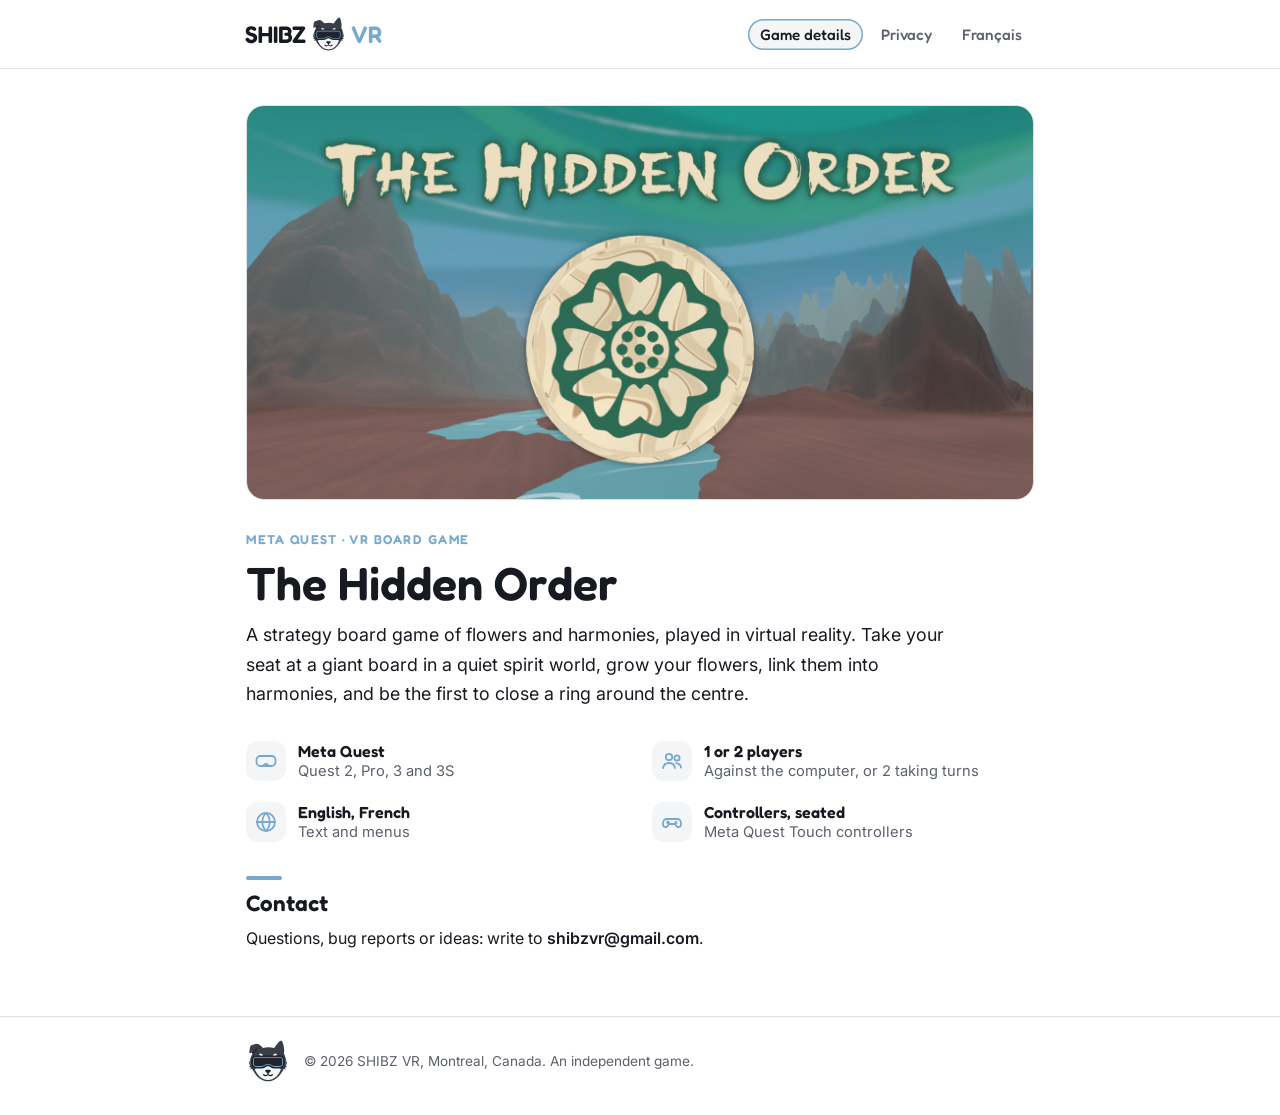
<file: index.html>
<!doctype html>
<html lang="en">
<head>
<meta charset="utf-8">
<meta name="viewport" content="width=device-width, initial-scale=1">
<title>The Hidden Order · SHIBZ VR</title>
<meta name="description" content="The Hidden Order, a virtual reality strategy board game for Meta Quest by SHIBZ VR.">
<link rel="stylesheet" href="https://fonts.googleapis.com/css2?family=Fredoka:wght@500;600&family=Inter:wght@400;600&display=swap">
<link rel="stylesheet" href="style.css">
<link rel="icon" href="img/brand/mascot.svg" type="image/svg+xml">
<link rel="apple-touch-icon" href="img/brand/mascot-512.png">
<meta name="theme-color" content="#171A20">
<link rel="alternate" hreflang="fr" href="fr/">
</head>
<body>
<header class="site"><div class="wrap">
  <a class="brand" href="./"><picture><source srcset="img/brand/logo-on-light.svg" media="(prefers-color-scheme: light)"><img src="img/brand/logo-on-dark.svg" width="147" height="44" alt="SHIBZ VR home"></picture></a>
  <nav>
    <a href="./" aria-current="page">Game details</a>
    <a href="privacy.html">Privacy</a>
    <a href="fr/" lang="fr" hreflang="fr">Français</a>
  </nav>
</div></header>

<main class="wrap">
  <img class="banner" src="img/the-hidden-order.jpg" width="1600" height="800" alt="The Hidden Order: a cream lacquered tile with a green lotus emblem, in front of red mountains under a teal sky.">

  <section>
    <p class="eyebrow">Meta Quest · VR board game</p>
    <h1>The Hidden Order</h1>
    <p class="lead">A strategy board game of flowers and harmonies, played in virtual reality. Take your seat at a giant board in a quiet spirit world, grow your flowers, link them into harmonies, and be the first to close a ring around the centre.</p>
  </section>

  <div class="facts">
    <div class="fact"><svg viewBox="0 0 24 24" aria-hidden="true"><rect x="2.5" y="7" width="19" height="10" rx="4"/><path d="M9 17c1-1.5 2-2 3-2s2 .5 3 2"/></svg><div><b>Meta Quest</b><span>Quest 2, Pro, 3 and 3S</span></div></div>
    <div class="fact"><svg viewBox="0 0 24 24" aria-hidden="true"><circle cx="9" cy="8" r="3.2"/><path d="M3 19c.6-3.3 3-5 6-5s5.4 1.7 6 5"/><circle cx="17" cy="9" r="2.6"/><path d="M16 14.2c2.6 0 4.4 1.5 5 4.3"/></svg><div><b>1 or 2 players</b><span>Against the computer, or 2 taking turns</span></div></div>
    <div class="fact"><svg viewBox="0 0 24 24" aria-hidden="true"><circle cx="12" cy="12" r="9"/><path d="M3 12h18M12 3c2.5 2.6 3.7 5.6 3.7 9s-1.2 6.4-3.7 9c-2.5-2.6-3.7-5.6-3.7-9S9.5 5.6 12 3z"/></svg><div><b>English, French</b><span>Text and menus</span></div></div>
    <div class="fact"><svg viewBox="0 0 24 24" aria-hidden="true"><path d="M7 9h10a4 4 0 0 1 4 4v1.5a2.5 2.5 0 0 1-4.6 1.4L15 14H9l-1.4 1.9A2.5 2.5 0 0 1 3 14.5V13a4 4 0 0 1 4-4z"/><path d="M8 11.5v2M7 12.5h2"/><circle cx="16" cy="12.5" r=".6"/></svg><div><b>Controllers, seated</b><span>Meta Quest Touch controllers</span></div></div>
  </div>

  <section>
    <h2>Contact</h2>
    <p>Questions, bug reports or ideas: write to <span class="contact">shibzvr@gmail.com</span>.</p>
  </section>
</main>

<footer><div class="wrap">
  <img class="mascot" src="img/brand/mascot.svg" width="44" height="44" alt="">
  <div class="lines">
    <span>© 2026 SHIBZ VR, Montreal, Canada. An independent game.</span>
    </div>
</div></footer>
</body>
</html>
</file>
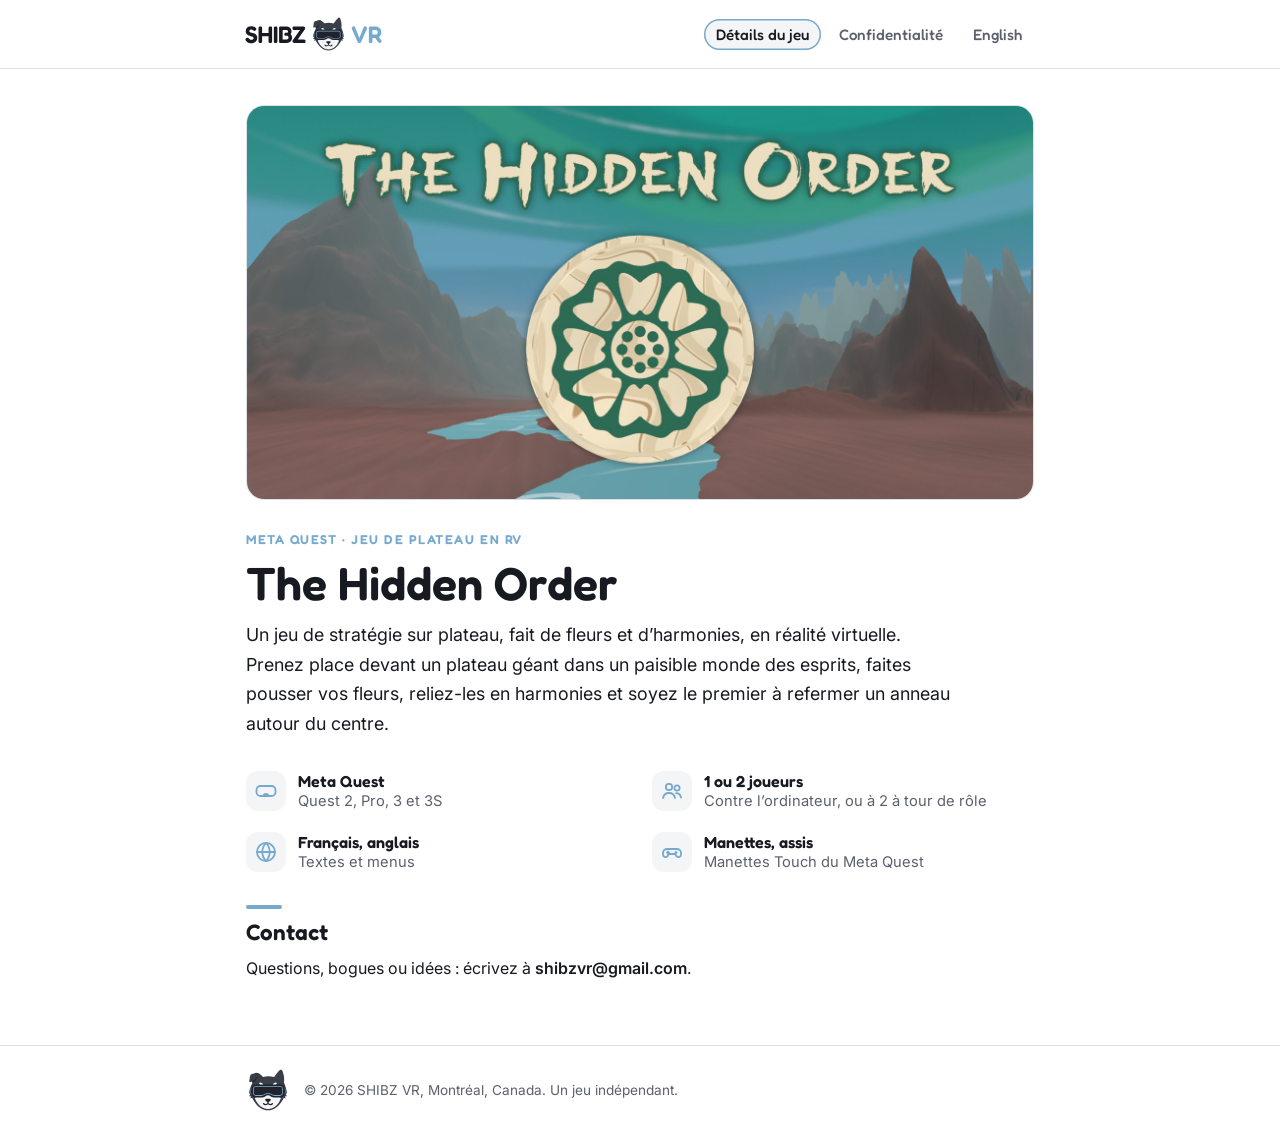
<file: fr/index.html>
<!doctype html>
<html lang="fr">
<head>
<meta charset="utf-8">
<meta name="viewport" content="width=device-width, initial-scale=1">
<title>The Hidden Order · SHIBZ VR</title>
<meta name="description" content="The Hidden Order, un jeu de stratégie sur plateau en réalité virtuelle pour Meta Quest, par SHIBZ VR.">
<link rel="stylesheet" href="https://fonts.googleapis.com/css2?family=Fredoka:wght@500;600&family=Inter:wght@400;600&display=swap">
<link rel="stylesheet" href="../style.css">
<link rel="icon" href="../img/brand/mascot.svg" type="image/svg+xml">
<link rel="apple-touch-icon" href="../img/brand/mascot-512.png">
<meta name="theme-color" content="#171A20">
<link rel="alternate" hreflang="en" href="../">
</head>
<body>
<header class="site"><div class="wrap">
  <a class="brand" href="./"><picture><source srcset="../img/brand/logo-on-light.svg" media="(prefers-color-scheme: light)"><img src="../img/brand/logo-on-dark.svg" width="147" height="44" alt="SHIBZ VR, accueil"></picture></a>
  <nav>
    <a href="./" aria-current="page">Détails du jeu</a>
    <a href="confidentialite.html">Confidentialité</a>
    <a href="../" lang="en" hreflang="en">English</a>
  </nav>
</div></header>

<main class="wrap">
  <img class="banner" src="../img/the-hidden-order.jpg" width="1600" height="800" alt="The Hidden Order : une tuile laquée crème ornée d’un lotus vert, devant des montagnes rouges sous un ciel turquoise.">

  <section>
    <p class="eyebrow">Meta Quest · Jeu de plateau en RV</p>
    <h1>The Hidden Order</h1>
    <p class="lead">Un jeu de stratégie sur plateau, fait de fleurs et d’harmonies, en réalité virtuelle. Prenez place devant un plateau géant dans un paisible monde des esprits, faites pousser vos fleurs, reliez-les en harmonies et soyez le premier à refermer un anneau autour du centre.</p>
  </section>

  <div class="facts">
    <div class="fact"><svg viewBox="0 0 24 24" aria-hidden="true"><rect x="2.5" y="7" width="19" height="10" rx="4"/><path d="M9 17c1-1.5 2-2 3-2s2 .5 3 2"/></svg><div><b>Meta Quest</b><span>Quest 2, Pro, 3 et 3S</span></div></div>
    <div class="fact"><svg viewBox="0 0 24 24" aria-hidden="true"><circle cx="9" cy="8" r="3.2"/><path d="M3 19c.6-3.3 3-5 6-5s5.4 1.7 6 5"/><circle cx="17" cy="9" r="2.6"/><path d="M16 14.2c2.6 0 4.4 1.5 5 4.3"/></svg><div><b>1 ou 2 joueurs</b><span>Contre l’ordinateur, ou à 2 à tour de rôle</span></div></div>
    <div class="fact"><svg viewBox="0 0 24 24" aria-hidden="true"><circle cx="12" cy="12" r="9"/><path d="M3 12h18M12 3c2.5 2.6 3.7 5.6 3.7 9s-1.2 6.4-3.7 9c-2.5-2.6-3.7-5.6-3.7-9S9.5 5.6 12 3z"/></svg><div><b>Français, anglais</b><span>Textes et menus</span></div></div>
    <div class="fact"><svg viewBox="0 0 24 24" aria-hidden="true"><path d="M7 9h10a4 4 0 0 1 4 4v1.5a2.5 2.5 0 0 1-4.6 1.4L15 14H9l-1.4 1.9A2.5 2.5 0 0 1 3 14.5V13a4 4 0 0 1 4-4z"/><path d="M8 11.5v2M7 12.5h2"/><circle cx="16" cy="12.5" r=".6"/></svg><div><b>Manettes, assis</b><span>Manettes Touch du Meta Quest</span></div></div>
  </div>

  <section>
    <h2>Contact</h2>
    <p>Questions, bogues ou idées : écrivez à <span class="contact">shibzvr@gmail.com</span>.</p>
  </section>
</main>

<footer><div class="wrap">
  <img class="mascot" src="../img/brand/mascot.svg" width="44" height="44" alt="">
  <div class="lines">
    <span>© 2026 SHIBZ VR, Montréal, Canada. Un jeu indépendant.</span>
    </div>
</div></footer>
</body>
</html>
</file>
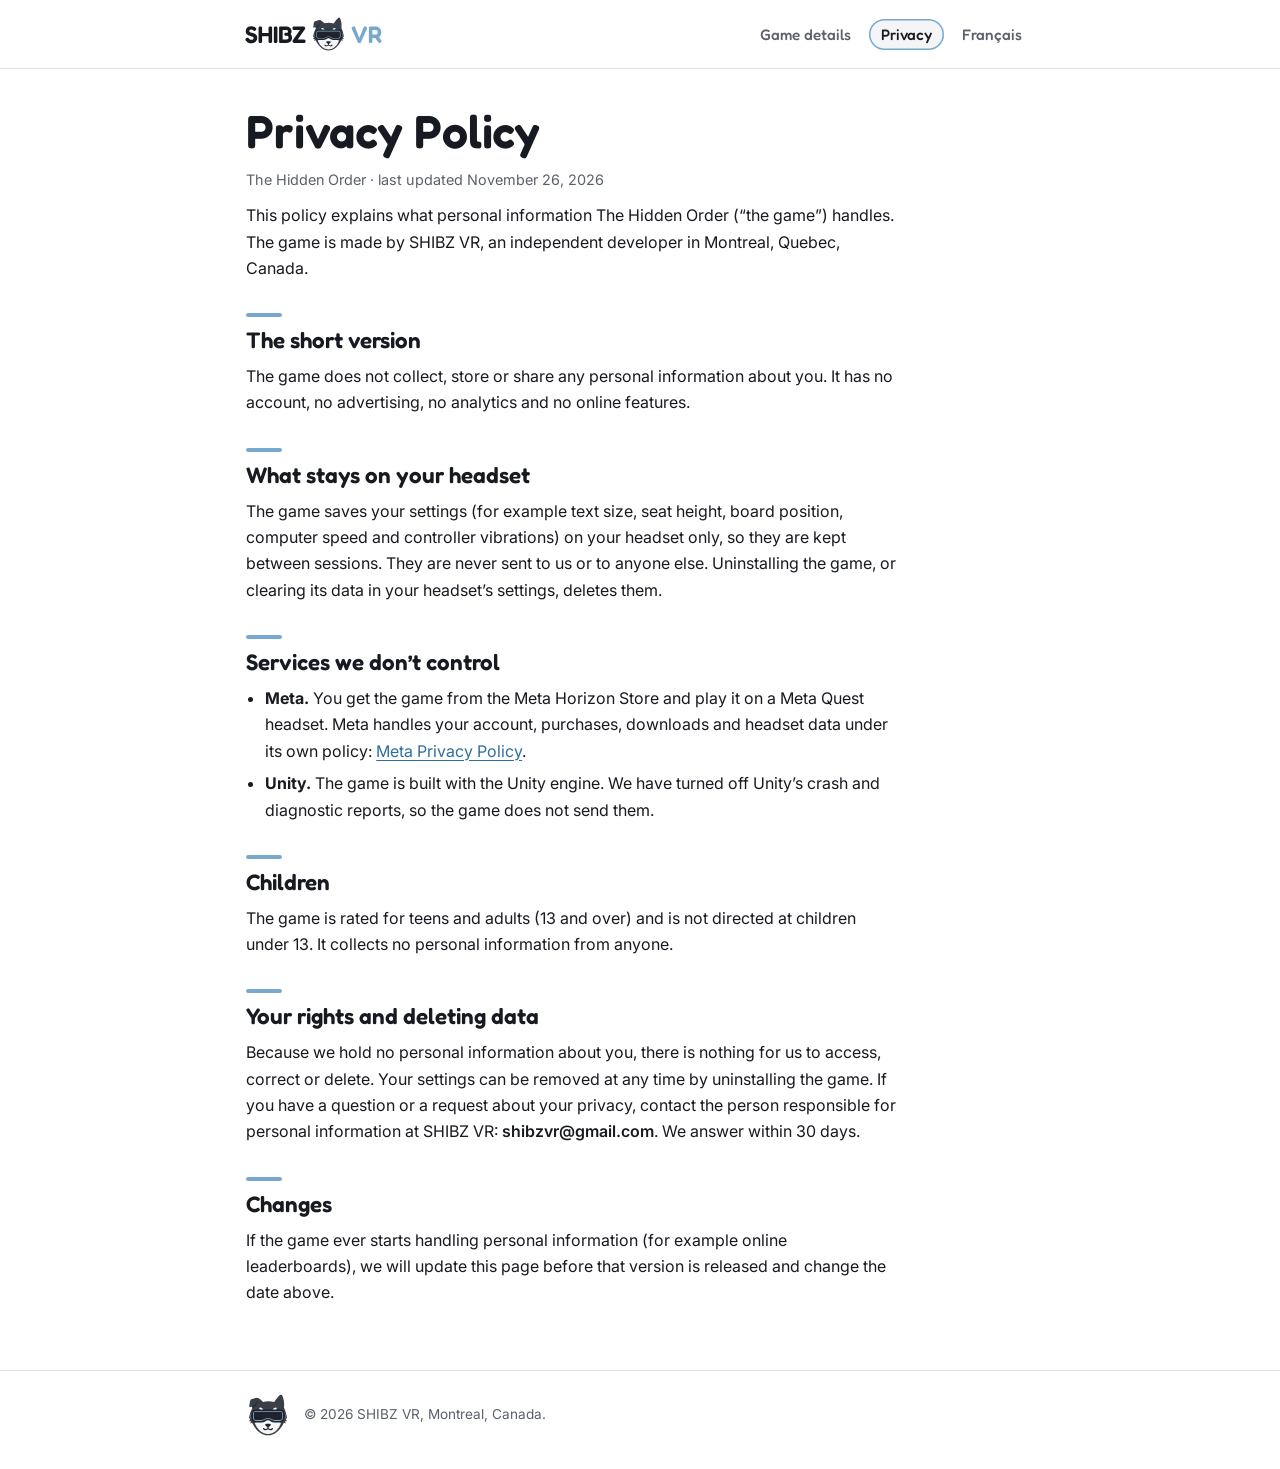
<file: privacy.html>
<!doctype html>
<html lang="en">
<head>
<meta charset="utf-8">
<meta name="viewport" content="width=device-width, initial-scale=1">
<title>Privacy Policy · The Hidden Order</title>
<meta name="description" content="Privacy policy for The Hidden Order, a Meta Quest game by SHIBZ VR.">
<link rel="stylesheet" href="https://fonts.googleapis.com/css2?family=Fredoka:wght@500;600&family=Inter:wght@400;600&display=swap">
<link rel="stylesheet" href="style.css">
<link rel="icon" href="img/brand/mascot.svg" type="image/svg+xml">
<link rel="apple-touch-icon" href="img/brand/mascot-512.png">
<meta name="theme-color" content="#171A20">
<link rel="alternate" hreflang="fr" href="fr/confidentialite.html">
</head>
<body>
<header class="site"><div class="wrap">
  <a class="brand" href="./"><picture><source srcset="img/brand/logo-on-light.svg" media="(prefers-color-scheme: light)"><img src="img/brand/logo-on-dark.svg" width="147" height="44" alt="SHIBZ VR home"></picture></a>
  <nav>
    <a href="./">Game details</a>
    <a href="privacy.html" aria-current="page">Privacy</a>
    <a href="fr/confidentialite.html" lang="fr" hreflang="fr">Français</a>
  </nav>
</div></header>

<main class="wrap">
  <section>
    <h1>Privacy Policy</h1>
    <p class="updated">The Hidden Order · last updated November 26, 2026</p>
    <p>This policy explains what personal information The Hidden Order (“the game”) handles. The game is made by SHIBZ VR, an independent developer in Montreal, Quebec, Canada.</p>
  </section>

  <section>
    <h2>The short version</h2>
    <p>The game does not collect, store or share any personal information about you. It has no account, no advertising, no analytics and no online features.</p>
  </section>

  <section>
    <h2>What stays on your headset</h2>
    <p>The game saves your settings (for example text size, seat height, board position, computer speed and controller vibrations) on your headset only, so they are kept between sessions. They are never sent to us or to anyone else. Uninstalling the game, or clearing its data in your headset’s settings, deletes them.</p>
  </section>

  <section>
    <h2>Services we don’t control</h2>
    <ul>
      <li><b>Meta.</b> You get the game from the Meta Horizon Store and play it on a Meta Quest headset. Meta handles your account, purchases, downloads and headset data under its own policy: <a href="https://www.meta.com/legal/privacy-policy/">Meta Privacy Policy</a>.</li>
      <li><b>Unity.</b> The game is built with the Unity engine. We have turned off Unity’s crash and diagnostic reports, so the game does not send them.</li>
    </ul>
  </section>

  <section>
    <h2>Children</h2>
    <p>The game is rated for teens and adults (13 and over) and is not directed at children under 13. It collects no personal information from anyone.</p>
  </section>

  <section>
    <h2>Your rights and deleting data</h2>
    <p>Because we hold no personal information about you, there is nothing for us to access, correct or delete. Your settings can be removed at any time by uninstalling the game. If you have a question or a request about your privacy, contact the person responsible for personal information at SHIBZ VR: <span class="contact">shibzvr@gmail.com</span>. We answer within 30 days.</p>
  </section>

  <section>
    <h2>Changes</h2>
    <p>If the game ever starts handling personal information (for example online leaderboards), we will update this page before that version is released and change the date above.</p>
  </section>
</main>

<footer><div class="wrap">
  <img class="mascot" src="img/brand/mascot.svg" width="44" height="44" alt="">
  <div class="lines">
    <span>© 2026 SHIBZ VR, Montreal, Canada.</span>
    </div>
</div></footer>
</body>
</html>
</file>
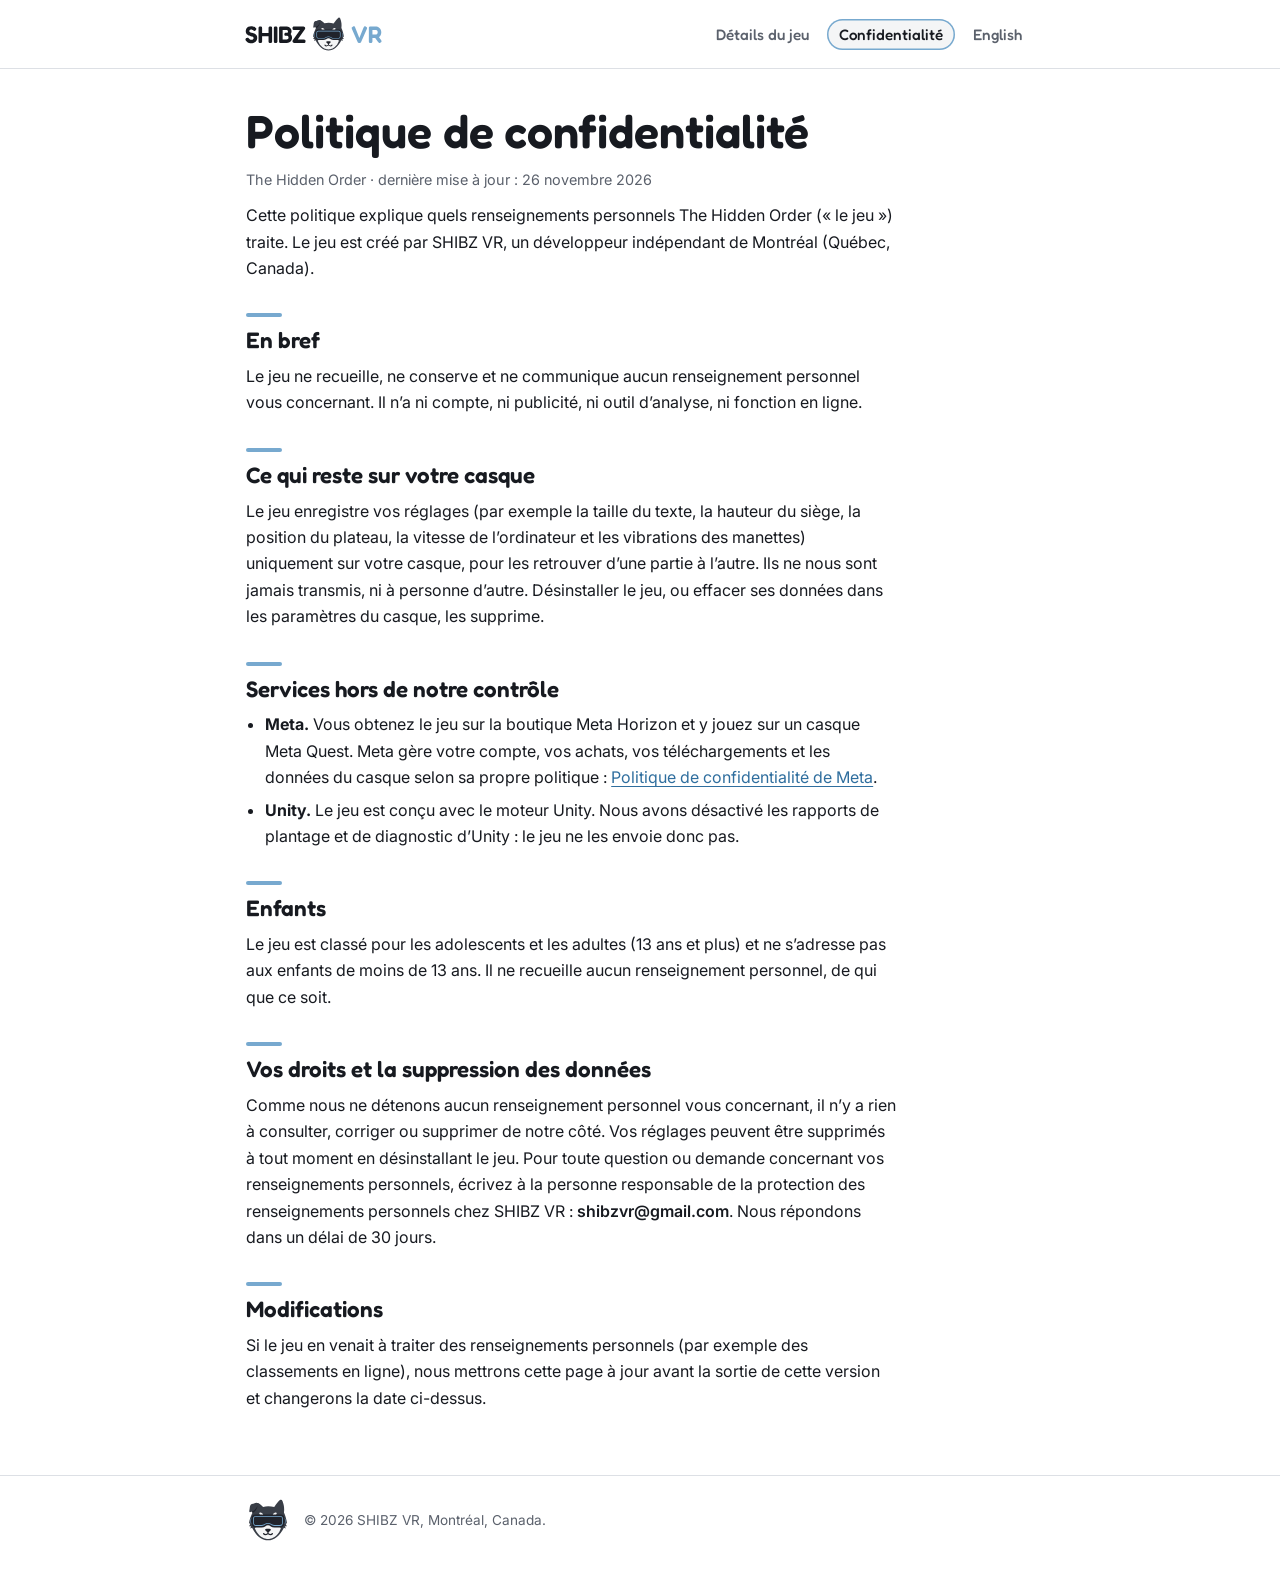
<file: fr/confidentialite.html>
<!doctype html>
<html lang="fr">
<head>
<meta charset="utf-8">
<meta name="viewport" content="width=device-width, initial-scale=1">
<title>Politique de confidentialité · The Hidden Order</title>
<meta name="description" content="Politique de confidentialité de The Hidden Order, un jeu Meta Quest de SHIBZ VR.">
<link rel="stylesheet" href="https://fonts.googleapis.com/css2?family=Fredoka:wght@500;600&family=Inter:wght@400;600&display=swap">
<link rel="stylesheet" href="../style.css">
<link rel="icon" href="../img/brand/mascot.svg" type="image/svg+xml">
<link rel="apple-touch-icon" href="../img/brand/mascot-512.png">
<meta name="theme-color" content="#171A20">
<link rel="alternate" hreflang="en" href="../privacy.html">
</head>
<body>
<header class="site"><div class="wrap">
  <a class="brand" href="./"><picture><source srcset="../img/brand/logo-on-light.svg" media="(prefers-color-scheme: light)"><img src="../img/brand/logo-on-dark.svg" width="147" height="44" alt="SHIBZ VR, accueil"></picture></a>
  <nav>
    <a href="./">Détails du jeu</a>
    <a href="confidentialite.html" aria-current="page">Confidentialité</a>
    <a href="../privacy.html" lang="en" hreflang="en">English</a>
  </nav>
</div></header>

<main class="wrap">
  <section>
    <h1>Politique de confidentialité</h1>
    <p class="updated">The Hidden Order · dernière mise à jour : 26 novembre 2026</p>
    <p>Cette politique explique quels renseignements personnels The Hidden Order (« le jeu ») traite. Le jeu est créé par SHIBZ VR, un développeur indépendant de Montréal (Québec, Canada).</p>
  </section>

  <section>
    <h2>En bref</h2>
    <p>Le jeu ne recueille, ne conserve et ne communique aucun renseignement personnel vous concernant. Il n’a ni compte, ni publicité, ni outil d’analyse, ni fonction en ligne.</p>
  </section>

  <section>
    <h2>Ce qui reste sur votre casque</h2>
    <p>Le jeu enregistre vos réglages (par exemple la taille du texte, la hauteur du siège, la position du plateau, la vitesse de l’ordinateur et les vibrations des manettes) uniquement sur votre casque, pour les retrouver d’une partie à l’autre. Ils ne nous sont jamais transmis, ni à personne d’autre. Désinstaller le jeu, ou effacer ses données dans les paramètres du casque, les supprime.</p>
  </section>

  <section>
    <h2>Services hors de notre contrôle</h2>
    <ul>
      <li><b>Meta.</b> Vous obtenez le jeu sur la boutique Meta Horizon et y jouez sur un casque Meta Quest. Meta gère votre compte, vos achats, vos téléchargements et les données du casque selon sa propre politique : <a href="https://www.meta.com/legal/privacy-policy/">Politique de confidentialité de Meta</a>.</li>
      <li><b>Unity.</b> Le jeu est conçu avec le moteur Unity. Nous avons désactivé les rapports de plantage et de diagnostic d’Unity : le jeu ne les envoie donc pas.</li>
    </ul>
  </section>

  <section>
    <h2>Enfants</h2>
    <p>Le jeu est classé pour les adolescents et les adultes (13 ans et plus) et ne s’adresse pas aux enfants de moins de 13 ans. Il ne recueille aucun renseignement personnel, de qui que ce soit.</p>
  </section>

  <section>
    <h2>Vos droits et la suppression des données</h2>
    <p>Comme nous ne détenons aucun renseignement personnel vous concernant, il n’y a rien à consulter, corriger ou supprimer de notre côté. Vos réglages peuvent être supprimés à tout moment en désinstallant le jeu. Pour toute question ou demande concernant vos renseignements personnels, écrivez à la personne responsable de la protection des renseignements personnels chez SHIBZ VR : <span class="contact">shibzvr@gmail.com</span>. Nous répondons dans un délai de 30 jours.</p>
  </section>

  <section>
    <h2>Modifications</h2>
    <p>Si le jeu en venait à traiter des renseignements personnels (par exemple des classements en ligne), nous mettrons cette page à jour avant la sortie de cette version et changerons la date ci-dessus.</p>
  </section>
</main>

<footer><div class="wrap">
  <img class="mascot" src="../img/brand/mascot.svg" width="44" height="44" alt="">
  <div class="lines">
    <span>© 2026 SHIBZ VR, Montréal, Canada.</span>
    </div>
</div></footer>
</body>
</html>
</file>
<file: style.css>
/* SHIBZ VR — studio site. Colours and type from the SHIBZ VR brand sheet
   (SHIBZ VR Brand/Export/shibz-vr-brand-reference.pdf):
   Midnight #171A20, Visor ink #202328, Graphite #393E47, Cloud #F4F5F6, Sky blue #77A9CF, Fredoka SemiBold.
   Dark is the brand's home look; a light version follows the visitor's system setting. */
:root {
  --bg: #171A20;          /* Midnight */
  --surface: #202328;     /* Visor ink */
  --line: #393E47;        /* Graphite */
  --ink: #F4F5F6;         /* Cloud */
  --muted: #A6ADB8;
  --accent: #77A9CF;      /* Sky blue */
  --link: #8FBBDD;
  --display: "Fredoka", "Segoe UI Rounded", "Segoe UI", system-ui, sans-serif;
  --body: "Inter", "Segoe UI", system-ui, sans-serif;
  color-scheme: dark;
}
@media (prefers-color-scheme: light) {
  :root {
    --bg: #FFFFFF; --surface: #F4F5F6; --line: #DDE0E5;
    --ink: #171A20; --muted: #5B616C; --link: #2F6E9E;
    color-scheme: light;
  }
}
* { box-sizing: border-box; }
html, body { margin: 0; }
body { background: var(--bg); color: var(--ink); font: 16px/1.65 var(--body); }
.wrap {
  max-width: 820px; margin: 0 auto;
  padding-left: max(16px, env(safe-area-inset-left, 0px));
  padding-right: max(16px, env(safe-area-inset-right, 0px));
}

/* Header: the inline SHIBZ VR logo, swapped for the light version by <picture>. */
header.site { border-bottom: 1px solid var(--line); }
header.site .wrap { display: flex; align-items: center; gap: 16px; padding-block: 12px; flex-wrap: wrap; }
.brand { display: block; line-height: 0; }
.brand img { height: 44px; width: auto; display: block; margin-left: -6px; }
nav { margin-left: auto; display: flex; gap: 6px; flex-wrap: wrap; font: 500 .95rem var(--display); }
nav a {
  color: var(--muted); text-decoration: none; white-space: nowrap;
  padding: 6px 12px; border-radius: 999px;
}
nav a:hover { color: var(--ink); background: var(--surface); }
nav a[aria-current="page"] { color: var(--ink); background: var(--surface); box-shadow: inset 0 0 0 1.5px var(--accent); }
@media (max-width: 560px) {
  header.site .wrap { gap: 8px; }
  nav { margin-left: -12px; width: calc(100% + 12px); gap: 2px; font-size: .9rem; }
}

a { color: var(--link); text-underline-offset: 3px; }
a:focus-visible, nav a:focus-visible { outline: 2px solid var(--accent); outline-offset: 2px; }

main { padding-block: 36px 64px; display: flex; flex-direction: column; gap: 32px; }
h1, h2 { font-family: var(--display); font-weight: 600; text-wrap: balance; margin: 0; line-height: 1.15; }
h1 { font-size: clamp(2rem, 6vw, 2.9rem); }
h2 { font-size: 1.4rem; }
h2::before {            /* the visor's sky-blue line, as a small accent */
  content: ""; display: block; width: 36px; height: 4px; border-radius: 2px;
  background: var(--accent); margin-bottom: 10px;
}
p, ul { margin: 0; max-width: 65ch; }
ul { padding-left: 1.2em; display: flex; flex-direction: column; gap: 6px; }
section { display: flex; flex-direction: column; gap: 10px; }
.eyebrow { font: 600 .8rem var(--display); letter-spacing: .12em; text-transform: uppercase; color: var(--accent); }
.banner { width: 100%; height: auto; border-radius: 18px; display: block; border: 1px solid var(--line); }
.lead { font-size: 1.12rem; }
/* Game details: a sky-blue line icon per detail, the value as a short title, 2×2 (1 column on phones). */
.facts { display: grid; grid-template-columns: repeat(2, 1fr); gap: 20px 24px; }
@media (max-width: 480px) { .facts { grid-template-columns: 1fr; } }
.fact { display: flex; gap: 12px; align-items: flex-start; }
.fact svg {
  width: 40px; height: 40px; flex: none; padding: 8px; border-radius: 12px; background: var(--surface);
  stroke: var(--accent); fill: none; stroke-width: 1.8; stroke-linecap: round; stroke-linejoin: round;
}
.fact b { display: block; font: 600 1rem var(--display); }
.fact span { display: block; color: var(--muted); font-size: .92rem; line-height: 1.45; }
.contact { font-weight: 600; user-select: all; }
.updated { color: var(--muted); font-size: .9rem; }

footer { border-top: 1px solid var(--line); color: var(--muted); font-size: .85rem; }
footer .wrap { padding-block: 22px 32px; display: flex; align-items: center; gap: 14px; }
footer .mascot { width: 44px; height: 44px; flex: none; }
footer .lines { display: flex; flex-direction: column; gap: 2px; }
</file>
